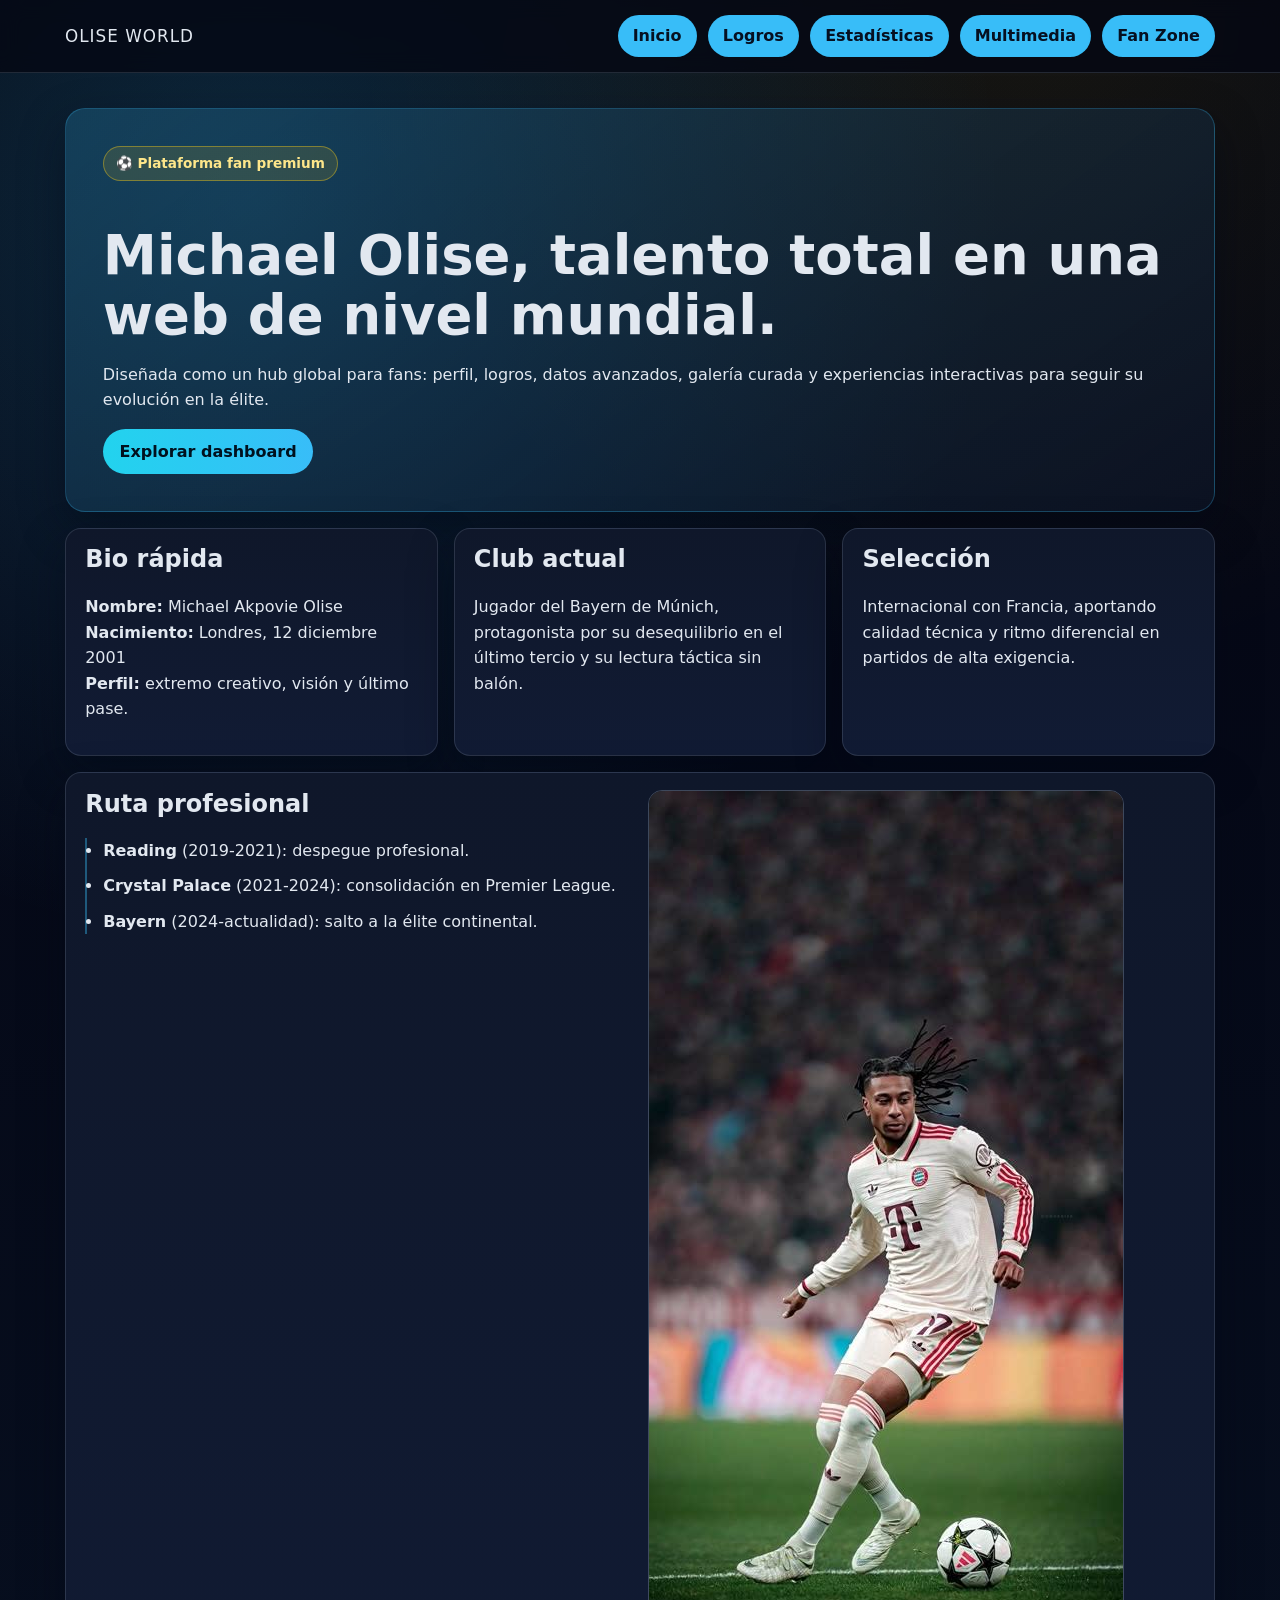
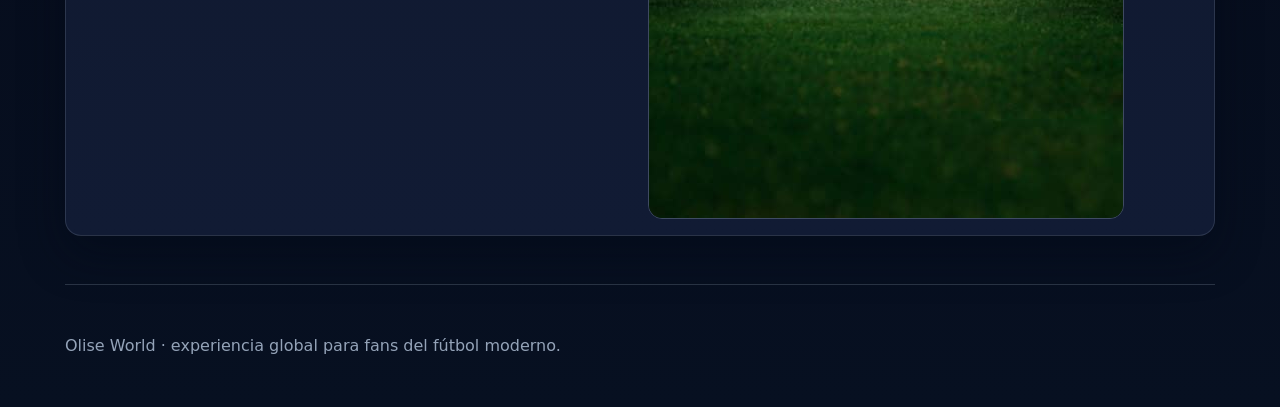
<file: index.html>
<!doctype html>
<html lang="es">
<head>
  <meta charset="UTF-8">
  <meta name="viewport" content="width=device-width, initial-scale=1.0">
  <title>Michael Olise | Elite Experience</title>
  <link rel="stylesheet" href="styles.css">
</head>
<body>
  <header class="topbar">
    <div class="container topbar-content">
      <p class="logo">OLISE WORLD</p>
      <nav>
        <a class="nav-link" href="index.html">Inicio</a>
        <a class="nav-link" href="logros.html">Logros</a>
        <a class="nav-link" href="estadisticas.html">Estadísticas</a>
        <a class="nav-link" href="multimedia.html">Multimedia</a>
        <a class="nav-link" href="fanzone.html">Fan Zone</a>
      </nav>
    </div>
  </header>

  <main class="container grid">
    <section class="hero">
      <span class="badge">⚽ Plataforma fan premium</span>
      <h1>Michael Olise, talento total en una web de nivel mundial.</h1>
      <p>Diseñada como un hub global para fans: perfil, logros, datos avanzados, galería curada y experiencias interactivas para seguir su evolución en la élite.</p>
      <a class="btn" href="estadisticas.html">Explorar dashboard</a>
    </section>

    <section class="grid three">
      <article class="card">
        <h2>Bio rápida</h2>
        <p><strong>Nombre:</strong> Michael Akpovie Olise<br><strong>Nacimiento:</strong> Londres, 12 diciembre 2001<br><strong>Perfil:</strong> extremo creativo, visión y último pase.</p>
      </article>
      <article class="card">
        <h2>Club actual</h2>
        <p>Jugador del Bayern de Múnich, protagonista por su desequilibrio en el último tercio y su lectura táctica sin balón.</p>
      </article>
      <article class="card">
        <h2>Selección</h2>
        <p>Internacional con Francia, aportando calidad técnica y ritmo diferencial en partidos de alta exigencia.</p>
      </article>
    </section>

    <section class="card grid two">
      <div>
        <h2>Ruta profesional</h2>
        <ul class="timeline">
          <li><strong>Reading</strong> (2019-2021): despegue profesional.</li>
          <li><strong>Crystal Palace</strong> (2021-2024): consolidación en Premier League.</li>
          <li><strong>Bayern</strong> (2024-actualidad): salto a la élite continental.</li>
        </ul>
      </div>
      <img src="imagenes/olise.jpg" alt="Michael Olise durante un partido oficial">
    </section>
  </main>

  <footer class="footer container">
    <p>Olise World · experiencia global para fans del fútbol moderno.</p>
  </footer>
</body>
</html>
</file>
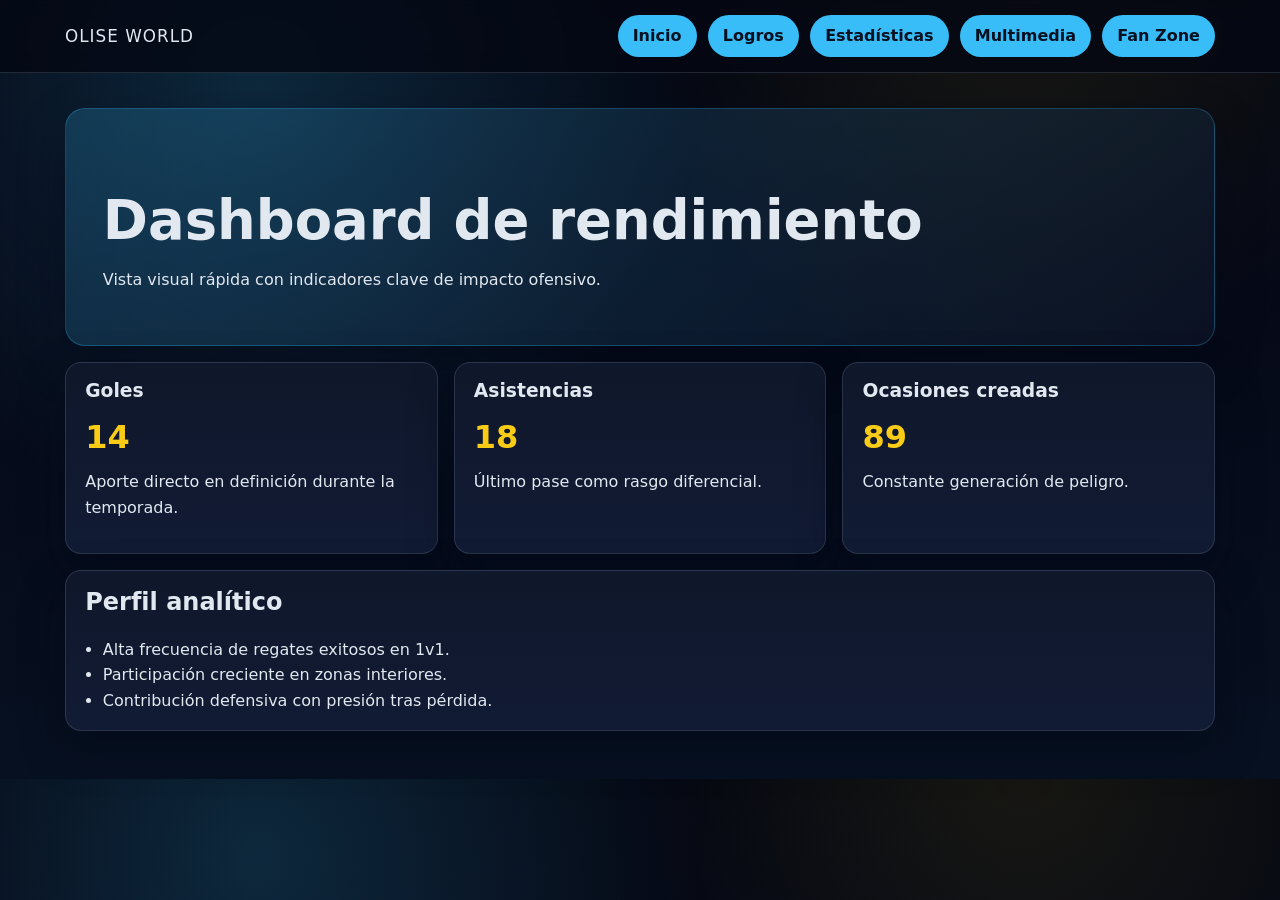
<file: estadisticas.html>
<!doctype html>
<html lang="es">
<head>
  <meta charset="UTF-8">
  <meta name="viewport" content="width=device-width, initial-scale=1.0">
  <title>Michael Olise | Estadísticas</title>
  <link rel="stylesheet" href="styles.css">
</head>
<body>
  <header class="topbar">
    <div class="container topbar-content">
      <p class="logo">OLISE WORLD</p>
      <nav>
        <a class="nav-link" href="index.html">Inicio</a>
        <a class="nav-link" href="logros.html">Logros</a>
        <a class="nav-link" href="estadisticas.html">Estadísticas</a>
        <a class="nav-link" href="multimedia.html">Multimedia</a>
        <a class="nav-link" href="fanzone.html">Fan Zone</a>
      </nav>
    </div>
  </header>

  <main class="container grid">
    <section class="hero">
      <h1>Dashboard de rendimiento</h1>
      <p>Vista visual rápida con indicadores clave de impacto ofensivo.</p>
    </section>

    <section class="grid three">
      <article class="card"><h3>Goles</h3><p class="stat">14</p><p>Aporte directo en definición durante la temporada.</p></article>
      <article class="card"><h3>Asistencias</h3><p class="stat">18</p><p>Último pase como rasgo diferencial.</p></article>
      <article class="card"><h3>Ocasiones creadas</h3><p class="stat">89</p><p>Constante generación de peligro.</p></article>
    </section>

    <section class="card">
      <h2>Perfil analítico</h2>
      <ul>
        <li>Alta frecuencia de regates exitosos en 1v1.</li>
        <li>Participación creciente en zonas interiores.</li>
        <li>Contribución defensiva con presión tras pérdida.</li>
      </ul>
    </section>
  </main>
</body>
</html>
</file>
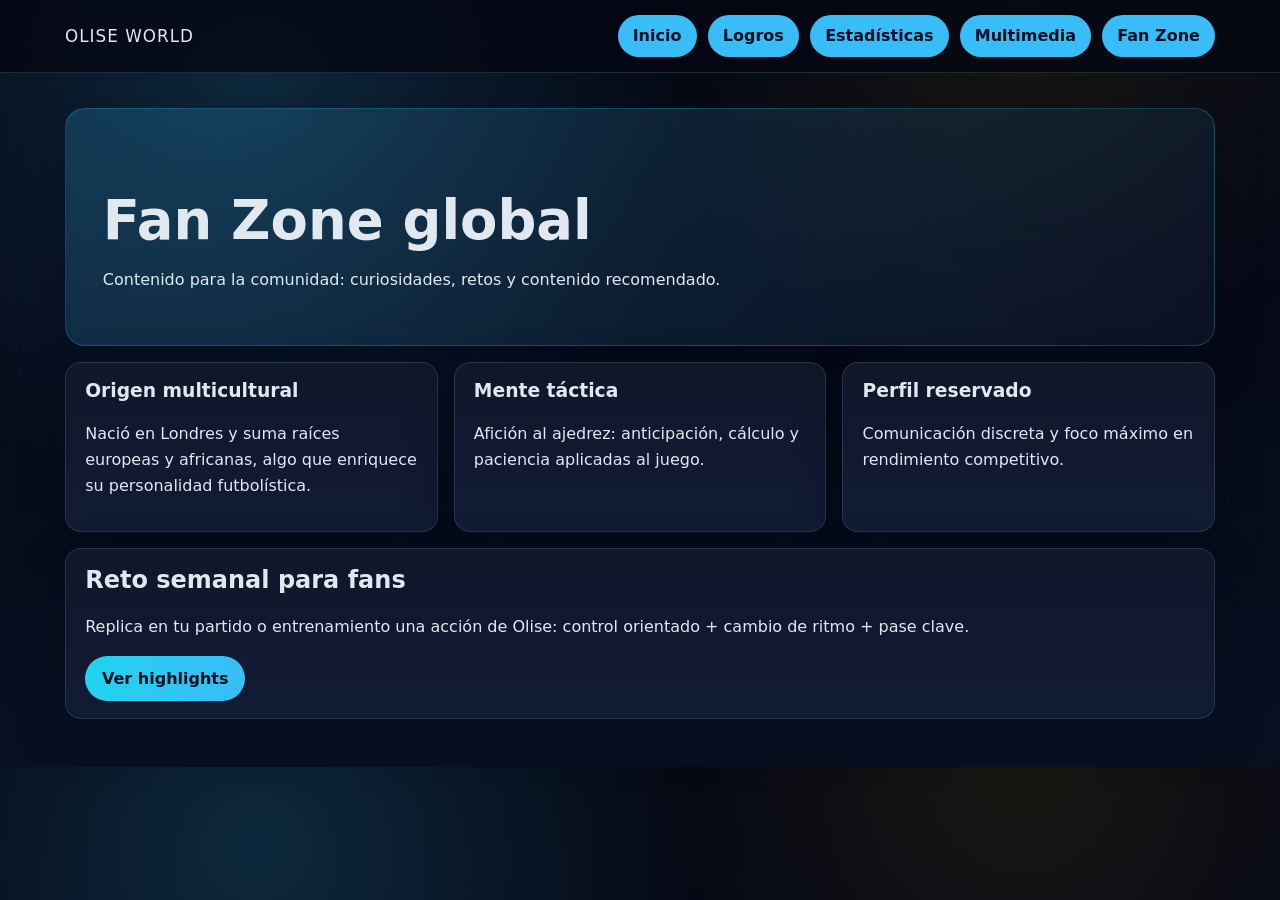
<file: fanzone.html>
<!doctype html>
<html lang="es">
<head>
  <meta charset="UTF-8">
  <meta name="viewport" content="width=device-width, initial-scale=1.0">
  <title>Michael Olise | Fan Zone</title>
  <link rel="stylesheet" href="styles.css">
</head>
<body>
  <header class="topbar">
    <div class="container topbar-content">
      <p class="logo">OLISE WORLD</p>
      <nav>
        <a class="nav-link" href="index.html">Inicio</a>
        <a class="nav-link" href="logros.html">Logros</a>
        <a class="nav-link" href="estadisticas.html">Estadísticas</a>
        <a class="nav-link" href="multimedia.html">Multimedia</a>
        <a class="nav-link" href="fanzone.html">Fan Zone</a>
      </nav>
    </div>
  </header>

  <main class="container grid">
    <section class="hero">
      <h1>Fan Zone global</h1>
      <p>Contenido para la comunidad: curiosidades, retos y contenido recomendado.</p>
    </section>

    <section class="grid three">
      <article class="card"><h3>Origen multicultural</h3><p>Nació en Londres y suma raíces europeas y africanas, algo que enriquece su personalidad futbolística.</p></article>
      <article class="card"><h3>Mente táctica</h3><p>Afición al ajedrez: anticipación, cálculo y paciencia aplicadas al juego.</p></article>
      <article class="card"><h3>Perfil reservado</h3><p>Comunicación discreta y foco máximo en rendimiento competitivo.</p></article>
    </section>

    <section class="card">
      <h2>Reto semanal para fans</h2>
      <p>Replica en tu partido o entrenamiento una acción de Olise: control orientado + cambio de ritmo + pase clave.</p>
      <a class="btn" href="https://www.youtube.com/watch?v=WwLtjKrTuns" target="_blank" rel="noopener noreferrer">Ver highlights</a>
    </section>
  </main>
</body>
</html>
</file>
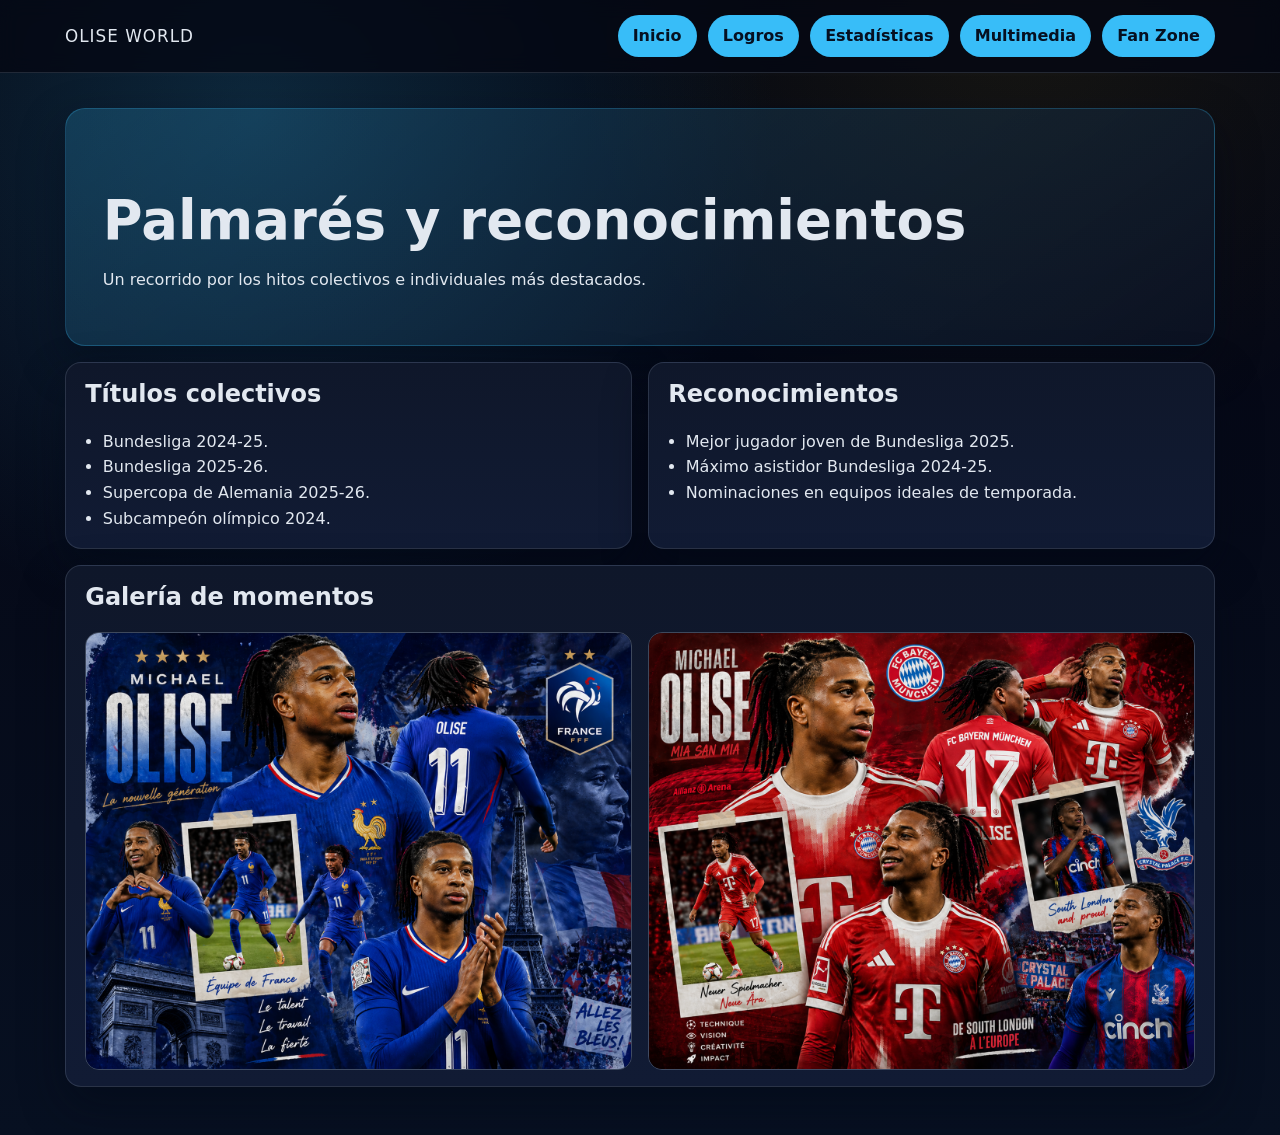
<file: logros.html>
<!doctype html>
<html lang="es">
<head>
  <meta charset="UTF-8">
  <meta name="viewport" content="width=device-width, initial-scale=1.0">
  <title>Michael Olise | Logros</title>
  <link rel="stylesheet" href="styles.css">
</head>
<body>
  <header class="topbar">
    <div class="container topbar-content">
      <p class="logo">OLISE WORLD</p>
      <nav>
        <a class="nav-link" href="index.html">Inicio</a>
        <a class="nav-link" href="logros.html">Logros</a>
        <a class="nav-link" href="estadisticas.html">Estadísticas</a>
        <a class="nav-link" href="multimedia.html">Multimedia</a>
        <a class="nav-link" href="fanzone.html">Fan Zone</a>
      </nav>
    </div>
  </header>

  <main class="container grid">
    <section class="hero">
      <h1>Palmarés y reconocimientos</h1>
      <p>Un recorrido por los hitos colectivos e individuales más destacados.</p>
    </section>
    <section class="grid two">
      <article class="card">
        <h2>Títulos colectivos</h2>
        <ul>
          <li>Bundesliga 2024-25.</li>
          <li>Bundesliga 2025-26.</li>
          <li>Supercopa de Alemania 2025-26.</li>
          <li>Subcampeón olímpico 2024.</li>
        </ul>
      </article>
      <article class="card">
        <h2>Reconocimientos</h2>
        <ul>
          <li>Mejor jugador joven de Bundesliga 2025.</li>
          <li>Máximo asistidor Bundesliga 2024-25.</li>
          <li>Nominaciones en equipos ideales de temporada.</li>
        </ul>
      </article>
    </section>
    <section class="card">
      <h2>Galería de momentos</h2>
      <div class="gallery">
        <img src="imagenes/oolise.png" alt="Olise celebrando">
        <img src="imagenes/ooolise.png" alt="Olise en una jugada técnica">
      </div>
    </section>
  </main>
</body>
</html>
</file>
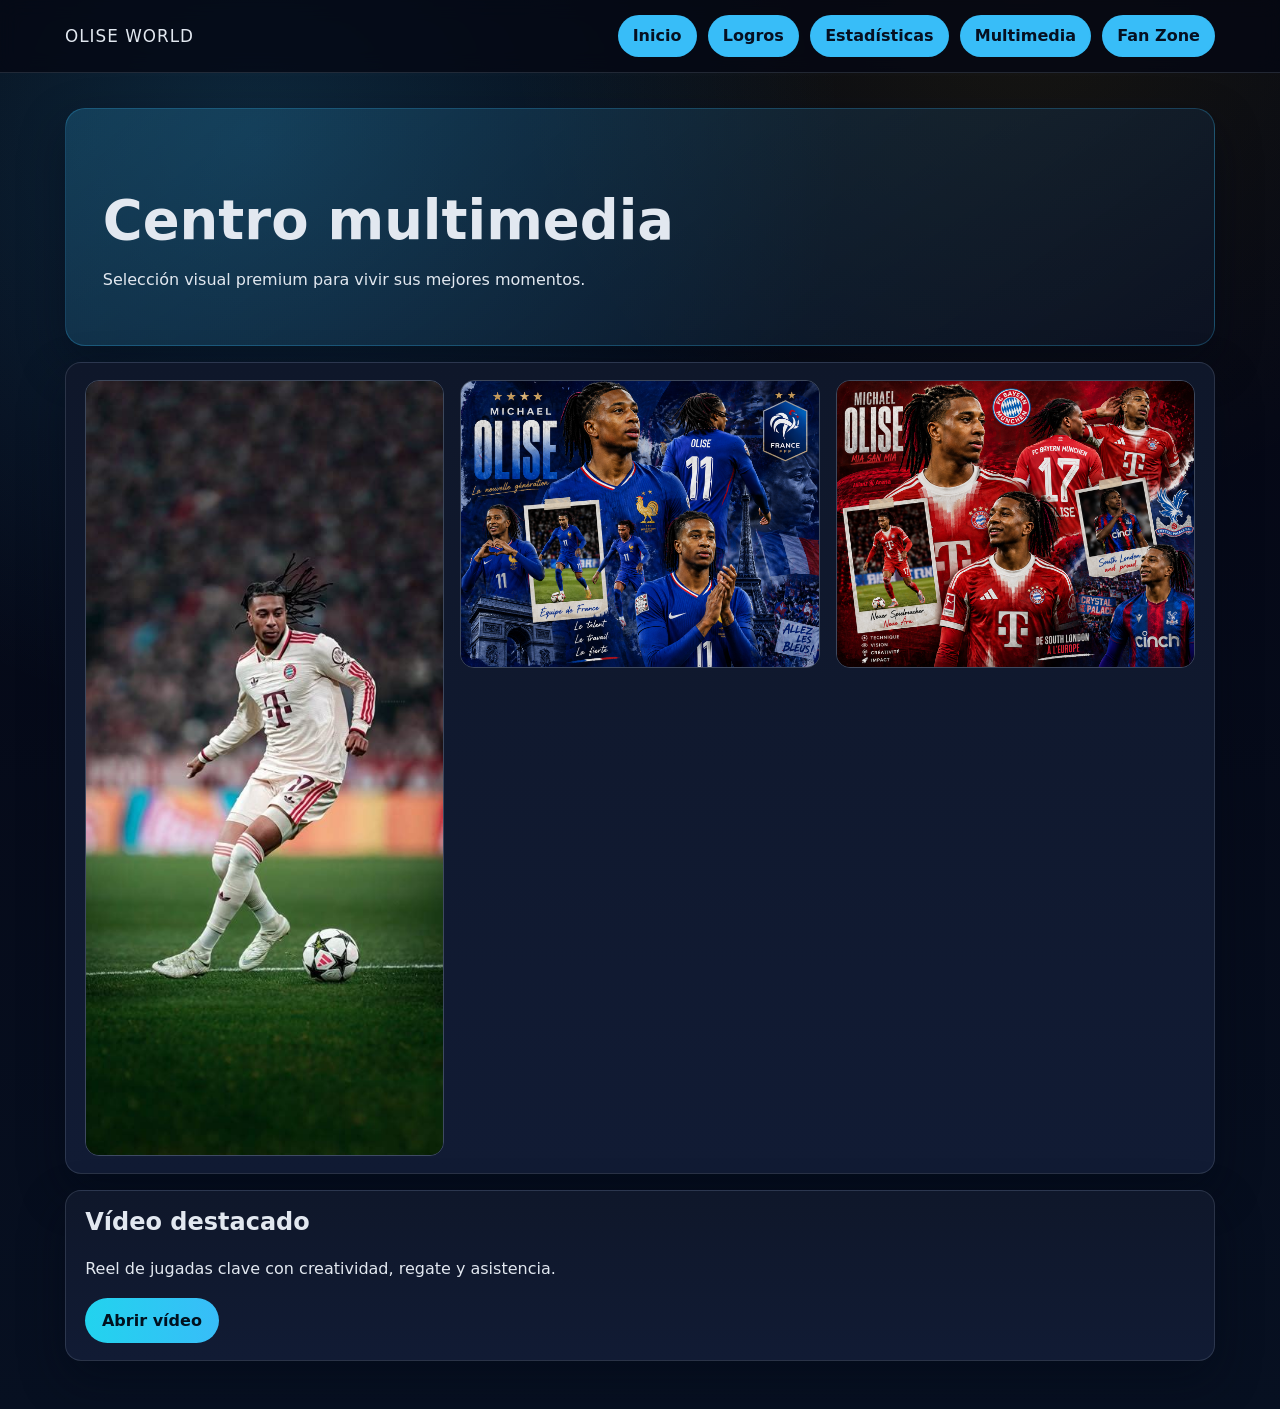
<file: multimedia.html>
<!doctype html>
<html lang="es">
<head>
  <meta charset="UTF-8">
  <meta name="viewport" content="width=device-width, initial-scale=1.0">
  <title>Michael Olise | Multimedia</title>
  <link rel="stylesheet" href="styles.css">
</head>
<body>
  <header class="topbar">
    <div class="container topbar-content">
      <p class="logo">OLISE WORLD</p>
      <nav>
        <a class="nav-link" href="index.html">Inicio</a>
        <a class="nav-link" href="logros.html">Logros</a>
        <a class="nav-link" href="estadisticas.html">Estadísticas</a>
        <a class="nav-link" href="multimedia.html">Multimedia</a>
        <a class="nav-link" href="fanzone.html">Fan Zone</a>
      </nav>
    </div>
  </header>

  <main class="container grid">
    <section class="hero">
      <h1>Centro multimedia</h1>
      <p>Selección visual premium para vivir sus mejores momentos.</p>
    </section>

    <section class="card">
      <div class="gallery">
        <img src="imagenes/olise.jpg" alt="Olise en partido">
        <img src="imagenes/oolise.png" alt="Olise levantando trofeo">
        <img src="imagenes/ooolise.png" alt="Olise encarando rival">
      </div>
    </section>

    <section class="card">
      <h2>Vídeo destacado</h2>
      <p>Reel de jugadas clave con creatividad, regate y asistencia.</p>
      <a class="btn" href="https://www.youtube.com/watch?v=WwLtjKrTuns" target="_blank" rel="noopener noreferrer">Abrir vídeo</a>
    </section>
  </main>
</body>
</html>
</file>
<file: styles.css>
:root {
  --bg: #050816;
  --panel: #0f172a;
  --panel-soft: #111b34;
  --text: #e2e8f0;
  --muted: #94a3b8;
  --accent: #38bdf8;
  --accent-2: #22d3ee;
  --gold: #facc15;
  --shadow: 0 18px 45px rgba(2, 8, 23, 0.45);
}

* {
  box-sizing: border-box;
}

html {
  scroll-behavior: smooth;
}

body {
  margin: 0;
  font-family: "Inter", system-ui, -apple-system, Segoe UI, Roboto, Arial, sans-serif;
  line-height: 1.6;
  color: var(--text);
  background:
    radial-gradient(circle at 20% 10%, rgba(56, 189, 248, 0.18), transparent 36%),
    radial-gradient(circle at 80% 0%, rgba(250, 204, 21, 0.08), transparent 30%),
    linear-gradient(180deg, #040712, var(--bg) 30%, #071021);
}

.container {
  width: min(1150px, 92%);
  margin: 0 auto;
}

.topbar {
  position: sticky;
  top: 0;
  z-index: 20;
  backdrop-filter: blur(10px);
  background: rgba(4, 7, 18, 0.78);
  border-bottom: 1px solid rgba(148, 163, 184, 0.2);
}

.topbar-content {
  min-height: 72px;
  display: flex;
  align-items: center;
  justify-content: space-between;
  gap: 1rem;
}

.logo {
  margin: 0;
  font-size: 1.05rem;
  letter-spacing: 0.06em;
  text-transform: uppercase;
}

nav {
  display: flex;
  gap: 0.7rem;
  flex-wrap: wrap;
  justify-content: flex-end;
}

.nav-link {
  text-decoration: none;
  color: #061021;
  background: var(--accent);
  border: 1px solid rgba(56, 189, 248, 0.55);
  padding: 0.48rem 0.88rem;
  border-radius: 999px;
  font-weight: 700;
  transition: transform 0.2s ease, box-shadow 0.2s ease;
}

.nav-link:hover {
  transform: translateY(-1px);
  box-shadow: 0 10px 20px rgba(56, 189, 248, 0.25);
}

main {
  padding: 2.2rem 0 3rem;
}

.hero {
  background: linear-gradient(145deg, rgba(56, 189, 248, 0.2), rgba(15, 23, 42, 0.58));
  border: 1px solid rgba(56, 189, 248, 0.26);
  border-radius: 20px;
  padding: clamp(1.4rem, 3vw, 2.3rem);
  box-shadow: var(--shadow);
}

.hero h1 {
  font-size: clamp(2rem, 4.4vw, 3.4rem);
  line-height: 1.1;
  margin-bottom: 0.5rem;
}

.badge {
  display: inline-flex;
  align-items: center;
  gap: 0.45rem;
  padding: 0.35rem 0.75rem;
  border-radius: 999px;
  background: rgba(250, 204, 21, 0.12);
  border: 1px solid rgba(250, 204, 21, 0.4);
  color: #fde68a;
  font-weight: 700;
  font-size: 0.85rem;
}

.grid { display: grid; gap: 1rem; }
.grid.two { grid-template-columns: repeat(auto-fit, minmax(260px, 1fr)); }
.grid.three { grid-template-columns: repeat(auto-fit, minmax(220px, 1fr)); }

.card {
  background: linear-gradient(180deg, var(--panel), var(--panel-soft));
  border: 1px solid rgba(148, 163, 184, 0.2);
  border-radius: 16px;
  padding: 1.05rem 1.2rem;
  box-shadow: var(--shadow);
}

.card h2,
.card h3 {
  margin-top: 0;
  line-height: 1.2;
}

.stat {
  font-size: 2rem;
  line-height: 1;
  font-weight: 800;
  color: var(--gold);
  margin: 0.4rem 0;
}

.timeline {
  border-left: 2px solid rgba(56, 189, 248, 0.4);
  padding-left: 1rem;
}

.timeline li {
  margin: 0.6rem 0;
}

ul { margin: 0.45rem 0 0; padding-left: 1.1rem; }

img {
  max-width: 100%;
  height: auto;
  border-radius: 14px;
  border: 1px solid rgba(148, 163, 184, 0.35);
}

.gallery { display: grid; gap: 1rem; grid-template-columns: repeat(auto-fit, minmax(250px, 1fr)); }

.btn {
  display: inline-block;
  text-decoration: none;
  color: #00111f;
  background: linear-gradient(90deg, var(--accent-2), var(--accent));
  padding: 0.6rem 1.05rem;
  border-radius: 999px;
  font-weight: 700;
}

.footer {
  border-top: 1px solid rgba(148, 163, 184, 0.25);
  color: var(--muted);
  padding: 2rem 0;
}

a { color: var(--accent-2); }

@media (max-width: 650px) {
  .topbar-content {
    flex-direction: column;
    justify-content: center;
    align-items: flex-start;
    padding: 0.8rem 0;
  }

  nav {
    justify-content: flex-start;
  }
}
</file>
